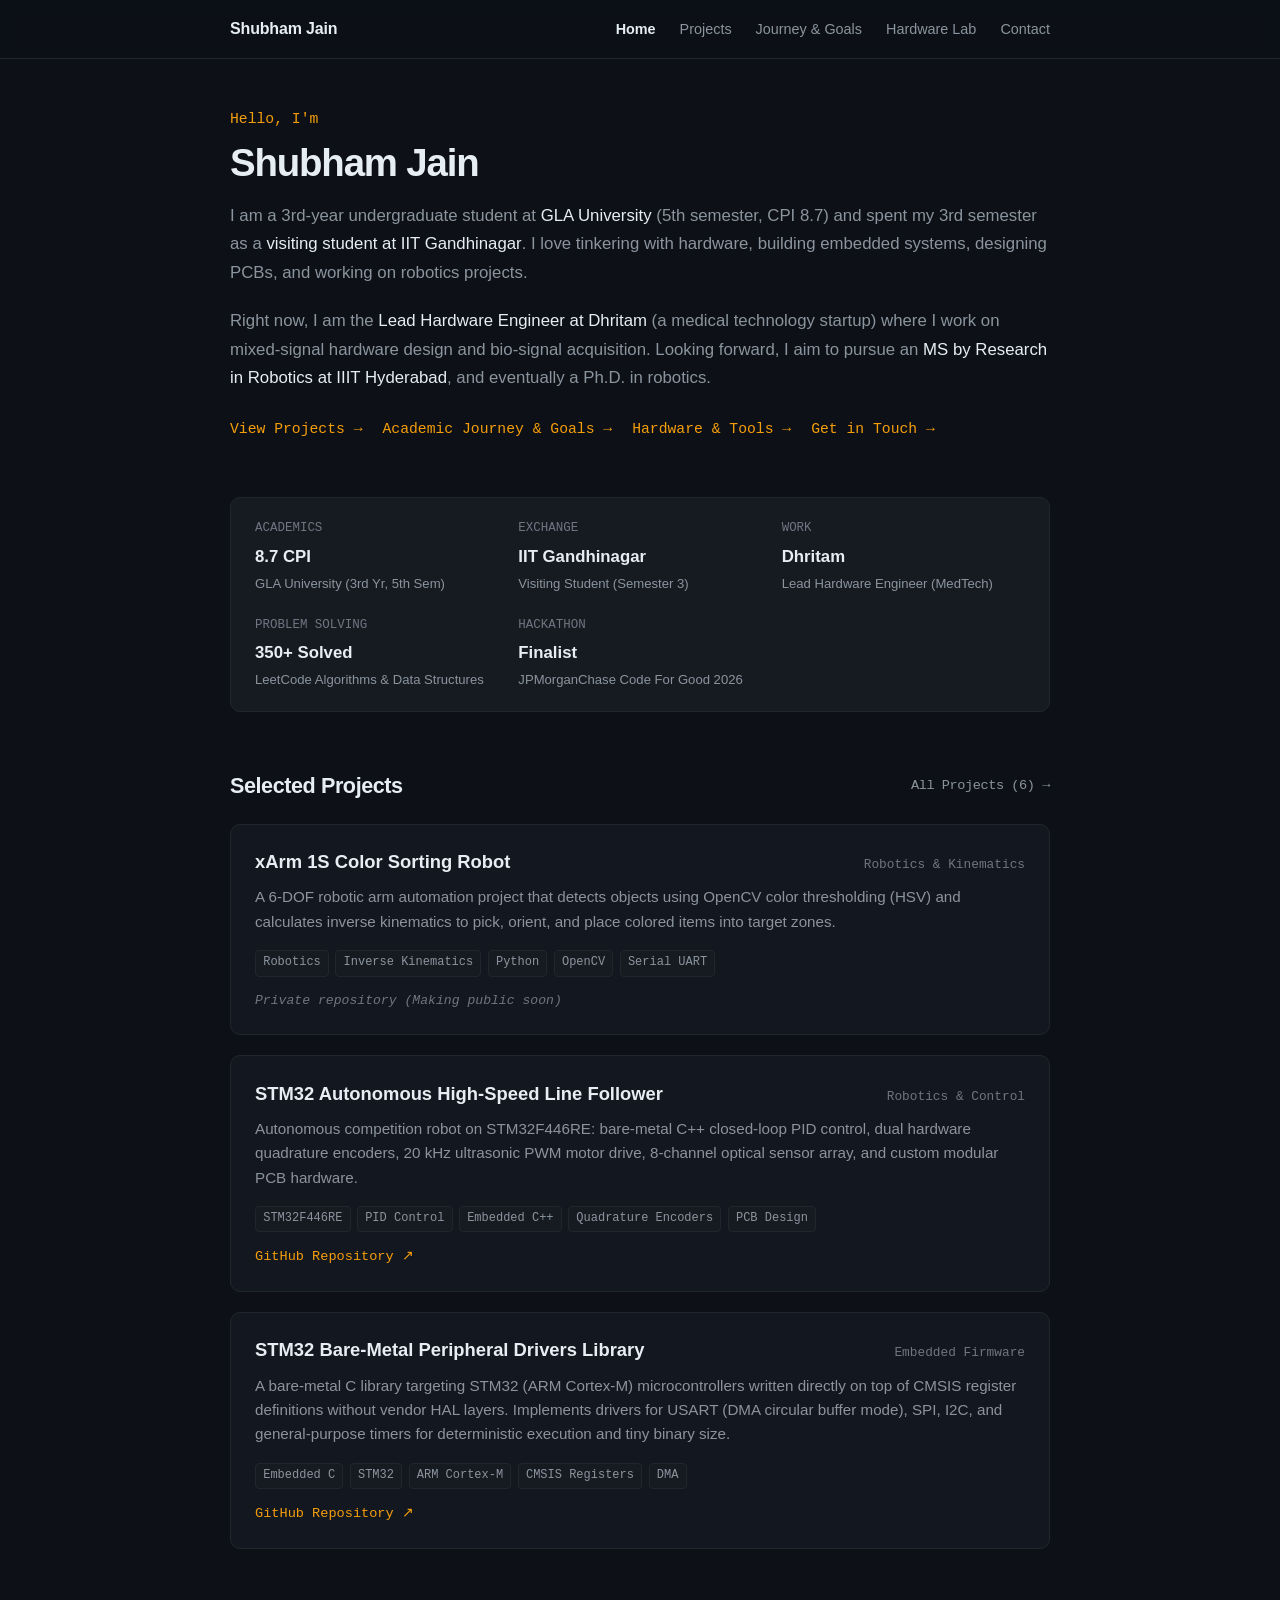
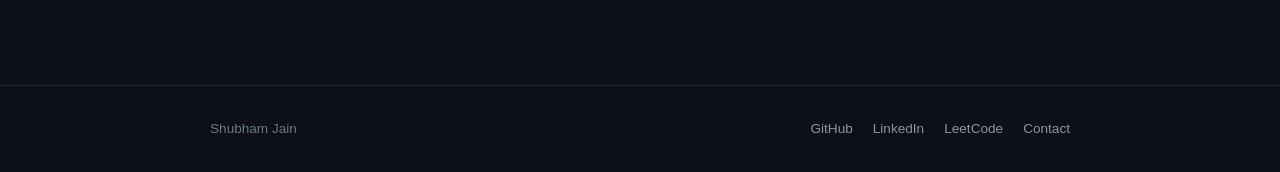
<file: index.html>
<!DOCTYPE html>
<html lang="en">
<head>
  <meta charset="UTF-8">
  <meta name="viewport" content="width=device-width, initial-scale=1.0">
  <meta name="description" content="Shubham Jain — Hardware Engineering, Embedded Systems, and Robotics.">
  <title>Shubham Jain</title>
  <link rel="stylesheet" href="style.css">
</head>
<body>

  <!-- Navigation -->
  <header class="navbar">
    <div class="nav-container">
      <a href="index.html" class="nav-brand">Shubham Jain</a>

      <button class="menu-btn" id="mobileMenuBtn" aria-label="Toggle navigation menu">
        <svg width="20" height="20" viewBox="0 0 24 24" fill="none" stroke="currentColor" stroke-width="2"><line x1="3" y1="12" x2="21" y2="12"></line><line x1="3" y1="6" x2="21" y2="6"></line><line x1="3" y1="18" x2="21" y2="18"></line></svg>
      </button>

      <ul class="nav-links" id="navLinks">
        <li><a href="index.html" class="nav-link active">Home</a></li>
        <li><a href="projects.html" class="nav-link">Projects</a></li>
        <li><a href="research.html" class="nav-link">Journey & Goals</a></li>
        <li><a href="hardware.html" class="nav-link">Hardware Lab</a></li>
        <li><a href="contact.html" class="nav-link">Contact</a></li>
      </ul>
    </div>
  </header>

  <!-- Main Content -->
  <main class="main-content">
    
    <!-- Hero Section -->
    <section class="hero">
      <div class="hero-intro">Hello, I'm</div>
      <h1 class="hero-name">Shubham Jain</h1>
      <p class="hero-text">
        I am a 3rd-year undergraduate student at <strong>GLA University</strong> (5th semester, CPI 8.7) and spent my 3rd semester as a <strong>visiting student at IIT Gandhinagar</strong>. 
        I love tinkering with hardware, building embedded systems, designing PCBs, and working on robotics projects.
      </p>
      <p class="hero-text">
        Right now, I am the <strong>Lead Hardware Engineer at Dhritam</strong> (a medical technology startup) where I work on mixed-signal hardware design and bio-signal acquisition. 
        Looking forward, I aim to pursue an <strong>MS by Research in Robotics at IIIT Hyderabad</strong>, and eventually a Ph.D. in robotics.
      </p>
      
      <div class="hero-links">
        <a href="projects.html" class="hero-link">View Projects →</a>
        <a href="research.html" class="hero-link">Academic Journey & Goals →</a>
        <a href="hardware.html" class="hero-link">Hardware & Tools →</a>
        <a href="contact.html" class="hero-link">Get in Touch →</a>
      </div>
    </section>

    <!-- Key Highlights -->
    <div class="highlights-box">
      <div class="highlight-item">
        <div class="highlight-label">Academics</div>
        <div class="highlight-value">8.7 CPI</div>
        <div class="highlight-note">GLA University (3rd Yr, 5th Sem)</div>
      </div>

      <div class="highlight-item">
        <div class="highlight-label">Exchange</div>
        <div class="highlight-value">IIT Gandhinagar</div>
        <div class="highlight-note">Visiting Student (Semester 3)</div>
      </div>

      <div class="highlight-item">
        <div class="highlight-label">Work</div>
        <div class="highlight-value">Dhritam</div>
        <div class="highlight-note">Lead Hardware Engineer (MedTech)</div>
      </div>

      <div class="highlight-item">
        <div class="highlight-label">Problem Solving</div>
        <div class="highlight-value">350+ Solved</div>
        <div class="highlight-note">LeetCode Algorithms & Data Structures</div>
      </div>

      <div class="highlight-item">
        <div class="highlight-label">Hackathon</div>
        <div class="highlight-value">Finalist</div>
        <div class="highlight-note">JPMorganChase Code For Good 2026</div>
      </div>
    </div>

    <!-- Featured Projects -->
    <section class="section">
      <div class="section-title">
        <span>Selected Projects</span>
        <a href="projects.html">All Projects (6) →</a>
      </div>

      <div class="projects-list">
        
        <!-- Project 1: xArm 1S -->
        <article class="project-item">
          <div class="project-header">
            <h3 class="project-title">xArm 1S Color Sorting Robot</h3>
            <span class="project-meta-label">Robotics & Kinematics</span>
          </div>
          <p class="project-description">
            A 6-DOF robotic arm automation project that detects objects using OpenCV color thresholding (HSV) and calculates inverse kinematics to pick, orient, and place colored items into target zones.
          </p>
          <div class="project-tags">
            <span class="tag">Robotics</span>
            <span class="tag">Inverse Kinematics</span>
            <span class="tag">Python</span>
            <span class="tag">OpenCV</span>
            <span class="tag">Serial UART</span>
          </div>
          <div class="project-actions">
            <span class="confidential-notice">Private repository (Making public soon)</span>
          </div>
        </article>

        <!-- Project 2: STM32 Line Follower -->
        <article class="project-item">
          <div class="project-header">
            <h3 class="project-title">STM32 Autonomous High-Speed Line Follower</h3>
            <span class="project-meta-label">Robotics & Control</span>
          </div>
          <p class="project-description">
            Autonomous competition robot on STM32F446RE: bare-metal C++ closed-loop PID control, dual hardware quadrature encoders, 20 kHz ultrasonic PWM motor drive, 8-channel optical sensor array, and custom modular PCB hardware.
          </p>
          <div class="project-tags">
            <span class="tag">STM32F446RE</span>
            <span class="tag">PID Control</span>
            <span class="tag">Embedded C++</span>
            <span class="tag">Quadrature Encoders</span>
            <span class="tag">PCB Design</span>
          </div>
          <div class="project-actions">
            <a href="https://github.com/ShubhamJain17r/STM32-Line-Follower-Robot" target="_blank" rel="noopener noreferrer">
              GitHub Repository ↗
            </a>
          </div>
        </article>

        <!-- Project 3: STM32 Library -->
        <article class="project-item">
          <div class="project-header">
            <h3 class="project-title">STM32 Bare-Metal Peripheral Drivers Library</h3>
            <span class="project-meta-label">Embedded Firmware</span>
          </div>
          <p class="project-description">
            A bare-metal C library targeting STM32 (ARM Cortex-M) microcontrollers written directly on top of CMSIS register definitions without vendor HAL layers. Implements drivers for USART (DMA circular buffer mode), SPI, I2C, and general-purpose timers for deterministic execution and tiny binary size.
          </p>
          <div class="project-tags">
            <span class="tag">Embedded C</span>
            <span class="tag">STM32</span>
            <span class="tag">ARM Cortex-M</span>
            <span class="tag">CMSIS Registers</span>
            <span class="tag">DMA</span>
          </div>
          <div class="project-actions">
            <a href="https://github.com/ShubhamJain17r/STM32-Library" target="_blank" rel="noopener noreferrer">
              GitHub Repository ↗
            </a>
          </div>
        </article>

      </div>
    </section>

  </main>

  <!-- Footer -->
  <footer class="footer">
    <div class="footer-container">
      <div>Shubham Jain</div>
      <ul class="footer-links">
        <li><a href="https://github.com/ShubhamJain17r" target="_blank" rel="noopener noreferrer">GitHub</a></li>
        <li><a href="https://www.linkedin.com/in/shubham-jain-017x/" target="_blank" rel="noopener noreferrer">LinkedIn</a></li>
        <li><a href="https://leetcode.com/u/Shubham_jain_017x/" target="_blank" rel="noopener noreferrer">LeetCode</a></li>
        <li><a href="contact.html">Contact</a></li>
      </ul>
    </div>
  </footer>

  <script>
    const menuBtn = document.getElementById('mobileMenuBtn');
    const navLinks = document.getElementById('navLinks');
    if (menuBtn && navLinks) {
      menuBtn.addEventListener('click', () => {
        navLinks.classList.toggle('open');
      });
    }
  </script>
</body>
</html>
</file>
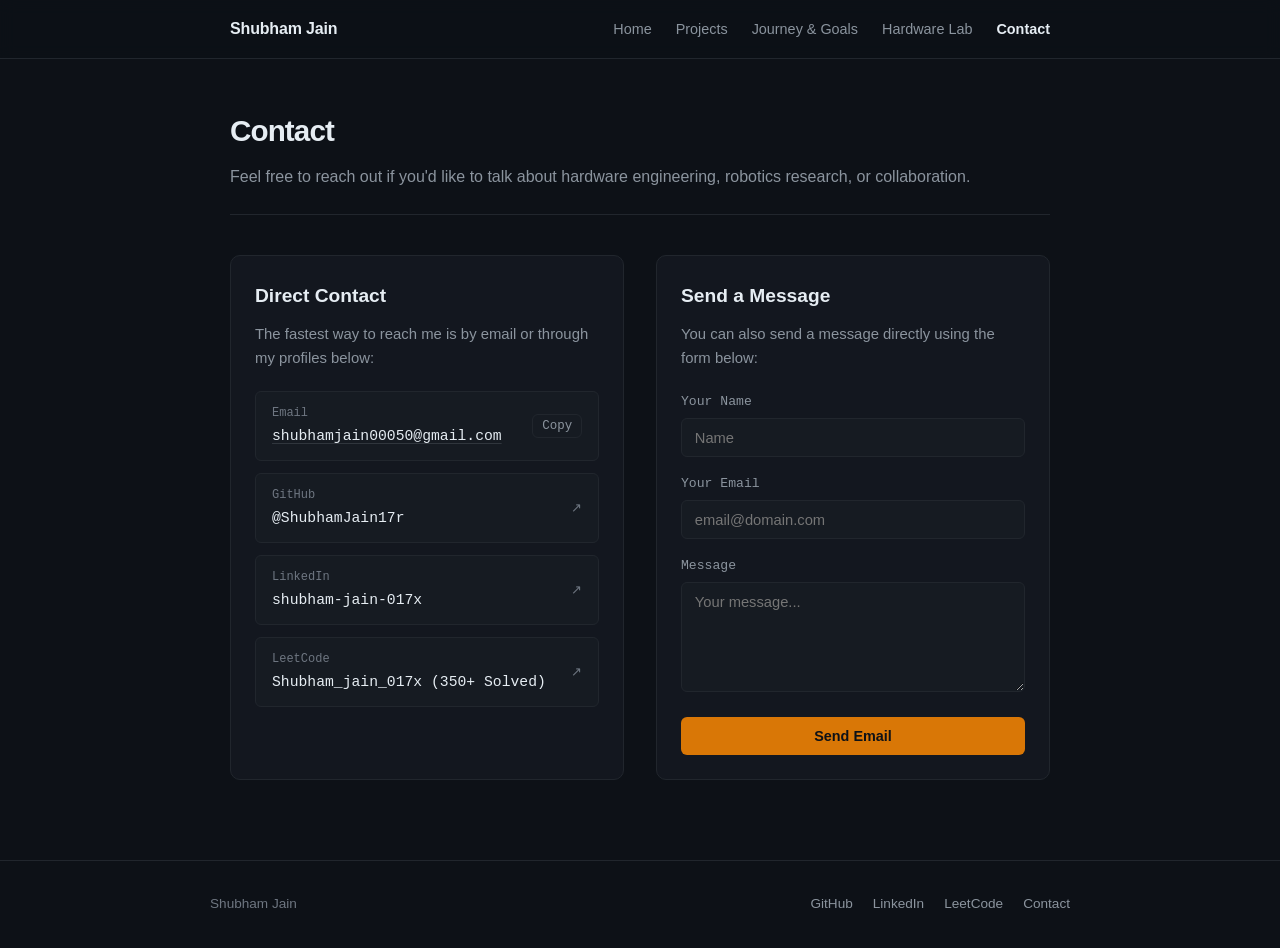
<file: contact.html>
<!DOCTYPE html>
<html lang="en">
<head>
  <meta charset="UTF-8">
  <meta name="viewport" content="width=device-width, initial-scale=1.0">
  <meta name="description" content="Contact Shubham Jain — Hardware & Robotics.">
  <title>Contact — Shubham Jain</title>
  <link rel="stylesheet" href="style.css">
</head>
<body>

  <!-- Navigation -->
  <header class="navbar">
    <div class="nav-container">
      <a href="index.html" class="nav-brand">Shubham Jain</a>

      <button class="menu-btn" id="mobileMenuBtn" aria-label="Toggle navigation menu">
        <svg width="20" height="20" viewBox="0 0 24 24" fill="none" stroke="currentColor" stroke-width="2"><line x1="3" y1="12" x2="21" y2="12"></line><line x1="3" y1="6" x2="21" y2="6"></line><line x1="3" y1="18" x2="21" y2="18"></line></svg>
      </button>

      <ul class="nav-links" id="navLinks">
        <li><a href="index.html" class="nav-link">Home</a></li>
        <li><a href="projects.html" class="nav-link">Projects</a></li>
        <li><a href="research.html" class="nav-link">Journey & Goals</a></li>
        <li><a href="hardware.html" class="nav-link">Hardware Lab</a></li>
        <li><a href="contact.html" class="nav-link active">Contact</a></li>
      </ul>
    </div>
  </header>

  <!-- Main Content -->
  <main class="main-content">
    
    <div class="page-header">
      <h1 class="page-title">Contact</h1>
      <p class="page-subtitle">
        Feel free to reach out if you'd like to talk about hardware engineering, robotics research, or collaboration.
      </p>
    </div>

    <div class="contact-layout">
      
      <!-- Direct Links -->
      <div class="contact-box">
        <h2>Direct Contact</h2>
        <p>The fastest way to reach me is by email or through my profiles below:</p>

        <div class="contact-links-list">
          
          <!-- Email Row with Copy Button -->
          <div class="contact-row">
            <div class="contact-row-left">
              <span class="contact-row-label">Email</span>
              <a href="mailto:shubhamjain00050@gmail.com" class="contact-row-val" id="emailValText">shubhamjain00050@gmail.com</a>
            </div>
            <button class="btn-copy" id="copyEmailBtn" type="button">Copy</button>
          </div>

          <!-- GitHub Row -->
          <a href="https://github.com/ShubhamJain17r" target="_blank" rel="noopener noreferrer" class="contact-row">
            <div class="contact-row-left">
              <span class="contact-row-label">GitHub</span>
              <span class="contact-row-val">@ShubhamJain17r</span>
            </div>
            <span style="font-family: var(--font-mono); font-size: 0.8rem; color: var(--text-dim);">↗</span>
          </a>

          <!-- LinkedIn Row -->
          <a href="https://www.linkedin.com/in/shubham-jain-017x/" target="_blank" rel="noopener noreferrer" class="contact-row">
            <div class="contact-row-left">
              <span class="contact-row-label">LinkedIn</span>
              <span class="contact-row-val">shubham-jain-017x</span>
            </div>
            <span style="font-family: var(--font-mono); font-size: 0.8rem; color: var(--text-dim);">↗</span>
          </a>

          <!-- LeetCode Row -->
          <a href="https://leetcode.com/u/Shubham_jain_017x/" target="_blank" rel="noopener noreferrer" class="contact-row">
            <div class="contact-row-left">
              <span class="contact-row-label">LeetCode</span>
              <span class="contact-row-val">Shubham_jain_017x (350+ Solved)</span>
            </div>
            <span style="font-family: var(--font-mono); font-size: 0.8rem; color: var(--text-dim);">↗</span>
          </a>

        </div>
      </div>

      <!-- Quick Message Form -->
      <div class="contact-box">
        <h2>Send a Message</h2>
        <p>You can also send a message directly using the form below:</p>

        <form id="contactForm">
          <div class="form-field">
            <label for="formName">Your Name</label>
            <input type="text" id="formName" placeholder="Name" required>
          </div>

          <div class="form-field">
            <label for="formEmail">Your Email</label>
            <input type="email" id="formEmail" placeholder="email@domain.com" required>
          </div>

          <div class="form-field">
            <label for="formMessage">Message</label>
            <textarea id="formMessage" placeholder="Your message..." required></textarea>
          </div>

          <button type="submit" class="btn-submit">Send Email</button>
          <div class="form-status" id="formStatus"></div>
        </form>
      </div>

    </div>

  </main>

  <!-- Footer -->
  <footer class="footer">
    <div class="footer-container">
      <div>Shubham Jain</div>
      <ul class="footer-links">
        <li><a href="https://github.com/ShubhamJain17r" target="_blank" rel="noopener noreferrer">GitHub</a></li>
        <li><a href="https://www.linkedin.com/in/shubham-jain-017x/" target="_blank" rel="noopener noreferrer">LinkedIn</a></li>
        <li><a href="https://leetcode.com/u/Shubham_jain_017x/" target="_blank" rel="noopener noreferrer">LeetCode</a></li>
        <li><a href="contact.html">Contact</a></li>
      </ul>
    </div>
  </footer>

  <script>
    // Mobile navigation toggle
    const menuBtn = document.getElementById('mobileMenuBtn');
    const navLinks = document.getElementById('navLinks');
    if (menuBtn && navLinks) {
      menuBtn.addEventListener('click', () => {
        navLinks.classList.toggle('open');
      });
    }

    // 1-Click Copy Email
    const copyBtn = document.getElementById('copyEmailBtn');
    if (copyBtn) {
      copyBtn.addEventListener('click', async () => {
        try {
          await navigator.clipboard.writeText('shubhamjain00050@gmail.com');
          copyBtn.textContent = 'Copied!';
          setTimeout(() => { copyBtn.textContent = 'Copy'; }, 2000);
        } catch (err) {
          copyBtn.textContent = 'Failed';
          setTimeout(() => { copyBtn.textContent = 'Copy'; }, 2000);
        }
      });
    }

    // Direct mailto Form Trigger
    const form = document.getElementById('contactForm');
    const statusDiv = document.getElementById('formStatus');
    if (form) {
      form.addEventListener('submit', (e) => {
        e.preventDefault();
        const name = document.getElementById('formName').value.trim();
        const email = document.getElementById('formEmail').value.trim();
        const msg = document.getElementById('formMessage').value.trim();
        
        const subject = encodeURIComponent(`Portfolio Inquiry from ${name}`);
        const body = encodeURIComponent(`Name: ${name}\nEmail: ${email}\n\nMessage:\n${msg}`);
        
        window.location.href = `mailto:shubhamjain00050@gmail.com?subject=${subject}&body=${body}`;
        
        if (statusDiv) {
          statusDiv.textContent = 'Opening your email client...';
          statusDiv.style.color = 'var(--accent)';
          statusDiv.style.display = 'block';
        }
      });
    }
  </script>
</body>
</html>
</file>
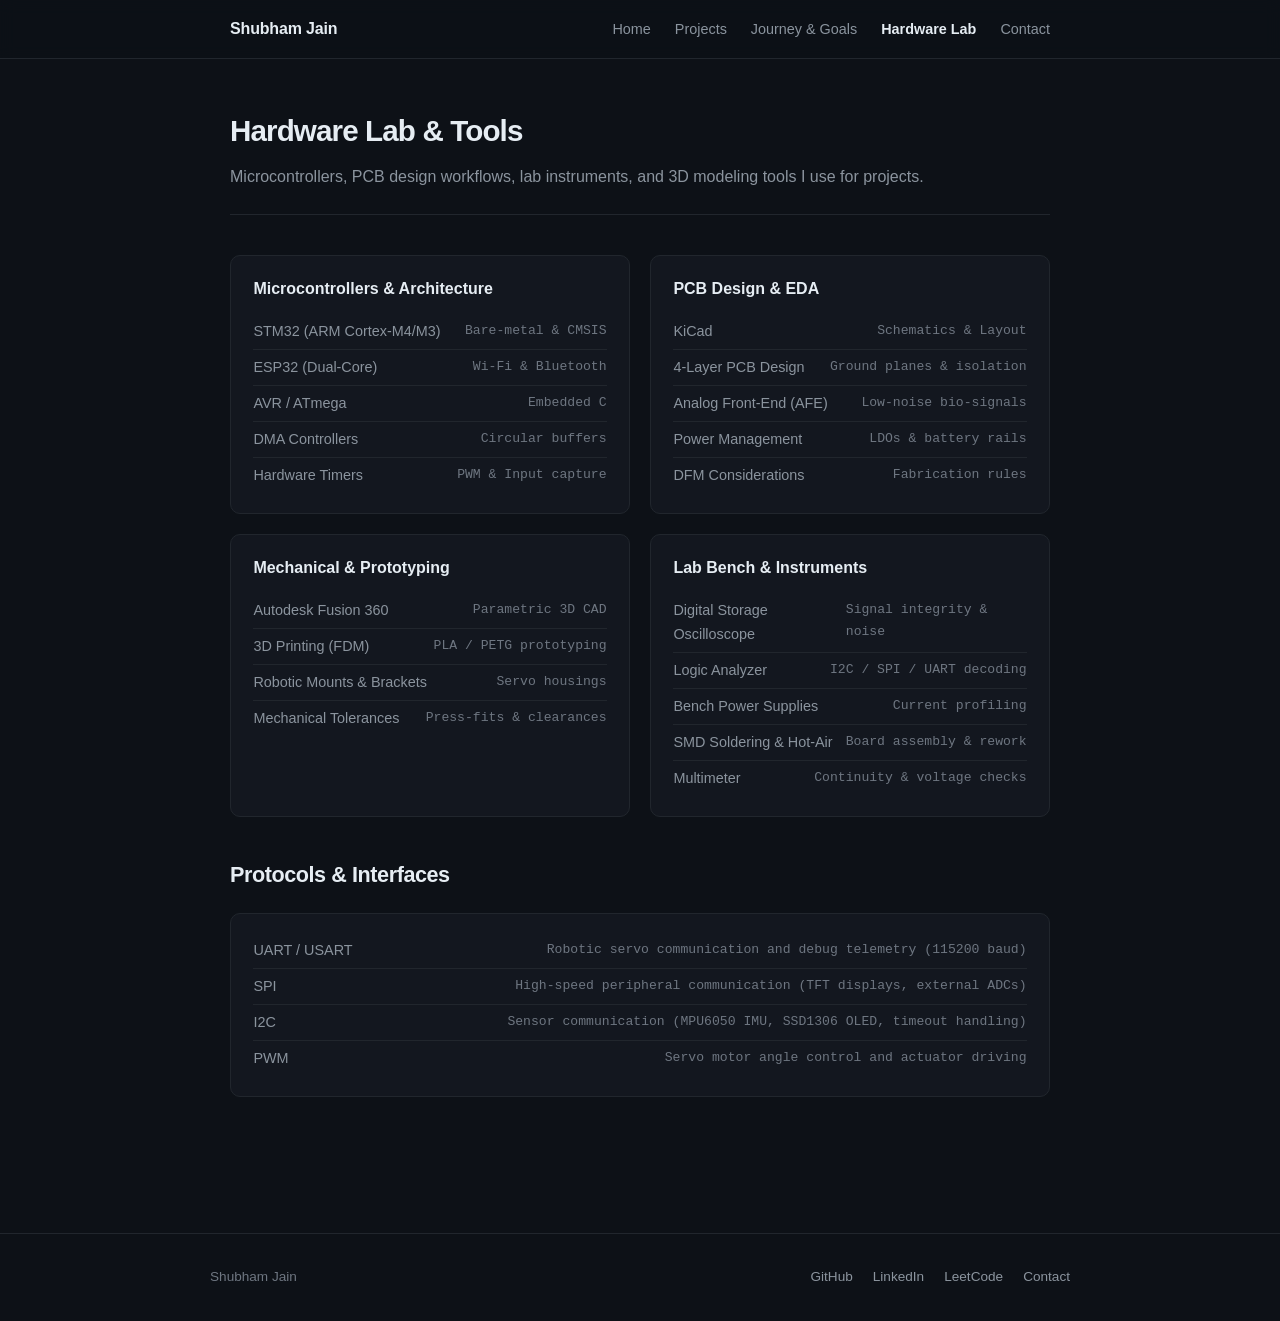
<file: hardware.html>
<!DOCTYPE html>
<html lang="en">
<head>
  <meta charset="UTF-8">
  <meta name="viewport" content="width=device-width, initial-scale=1.0">
  <meta name="description" content="Hardware tools, microcontrollers, and instruments used by Shubham Jain.">
  <title>Hardware Lab — Shubham Jain</title>
  <link rel="stylesheet" href="style.css">
</head>
<body>

  <!-- Navigation -->
  <header class="navbar">
    <div class="nav-container">
      <a href="index.html" class="nav-brand">Shubham Jain</a>

      <button class="menu-btn" id="mobileMenuBtn" aria-label="Toggle navigation menu">
        <svg width="20" height="20" viewBox="0 0 24 24" fill="none" stroke="currentColor" stroke-width="2"><line x1="3" y1="12" x2="21" y2="12"></line><line x1="3" y1="6" x2="21" y2="6"></line><line x1="3" y1="18" x2="21" y2="18"></line></svg>
      </button>

      <ul class="nav-links" id="navLinks">
        <li><a href="index.html" class="nav-link">Home</a></li>
        <li><a href="projects.html" class="nav-link">Projects</a></li>
        <li><a href="research.html" class="nav-link">Journey & Goals</a></li>
        <li><a href="hardware.html" class="nav-link active">Hardware Lab</a></li>
        <li><a href="contact.html" class="nav-link">Contact</a></li>
      </ul>
    </div>
  </header>

  <!-- Main Content -->
  <main class="main-content">
    
    <div class="page-header">
      <h1 class="page-title">Hardware Lab & Tools</h1>
      <p class="page-subtitle">
        Microcontrollers, PCB design workflows, lab instruments, and 3D modeling tools I use for projects.
      </p>
    </div>

    <div class="grid-2">
      
      <!-- MCUs -->
      <div class="info-card">
        <div class="info-card-title">Microcontrollers & Architecture</div>
        <ul>
          <li><span>STM32 (ARM Cortex-M4/M3)</span> <span>Bare-metal & CMSIS</span></li>
          <li><span>ESP32 (Dual-Core)</span> <span>Wi-Fi & Bluetooth</span></li>
          <li><span>AVR / ATmega</span> <span>Embedded C</span></li>
          <li><span>DMA Controllers</span> <span>Circular buffers</span></li>
          <li><span>Hardware Timers</span> <span>PWM & Input capture</span></li>
        </ul>
      </div>

      <!-- PCB -->
      <div class="info-card">
        <div class="info-card-title">PCB Design & EDA</div>
        <ul>
          <li><span>KiCad</span> <span>Schematics & Layout</span></li>
          <li><span>4-Layer PCB Design</span> <span>Ground planes & isolation</span></li>
          <li><span>Analog Front-End (AFE)</span> <span>Low-noise bio-signals</span></li>
          <li><span>Power Management</span> <span>LDOs & battery rails</span></li>
          <li><span>DFM Considerations</span> <span>Fabrication rules</span></li>
        </ul>
      </div>

      <!-- Mechanical & 3D -->
      <div class="info-card">
        <div class="info-card-title">Mechanical & Prototyping</div>
        <ul>
          <li><span>Autodesk Fusion 360</span> <span>Parametric 3D CAD</span></li>
          <li><span>3D Printing (FDM)</span> <span>PLA / PETG prototyping</span></li>
          <li><span>Robotic Mounts & Brackets</span> <span>Servo housings</span></li>
          <li><span>Mechanical Tolerances</span> <span>Press-fits & clearances</span></li>
        </ul>
      </div>

      <!-- Lab Equipment -->
      <div class="info-card">
        <div class="info-card-title">Lab Bench & Instruments</div>
        <ul>
          <li><span>Digital Storage Oscilloscope</span> <span>Signal integrity & noise</span></li>
          <li><span>Logic Analyzer</span> <span>I2C / SPI / UART decoding</span></li>
          <li><span>Bench Power Supplies</span> <span>Current profiling</span></li>
          <li><span>SMD Soldering & Hot-Air</span> <span>Board assembly & rework</span></li>
          <li><span>Multimeter</span> <span>Continuity & voltage checks</span></li>
        </ul>
      </div>

    </div>

    <!-- Communication Protocols -->
    <section class="section" style="margin-top: 2.5rem;">
      <div class="section-title">Protocols & Interfaces</div>
      <div class="info-card">
        <ul>
          <li><span>UART / USART</span> <span>Robotic servo communication and debug telemetry (115200 baud)</span></li>
          <li><span>SPI</span> <span>High-speed peripheral communication (TFT displays, external ADCs)</span></li>
          <li><span>I2C</span> <span>Sensor communication (MPU6050 IMU, SSD1306 OLED, timeout handling)</span></li>
          <li><span>PWM</span> <span>Servo motor angle control and actuator driving</span></li>
        </ul>
      </div>
    </section>

  </main>

  <!-- Footer -->
  <footer class="footer">
    <div class="footer-container">
      <div>Shubham Jain</div>
      <ul class="footer-links">
        <li><a href="https://github.com/ShubhamJain17r" target="_blank" rel="noopener noreferrer">GitHub</a></li>
        <li><a href="https://www.linkedin.com/in/shubham-jain-017x/" target="_blank" rel="noopener noreferrer">LinkedIn</a></li>
        <li><a href="https://leetcode.com/u/Shubham_jain_017x/" target="_blank" rel="noopener noreferrer">LeetCode</a></li>
        <li><a href="contact.html">Contact</a></li>
      </ul>
    </div>
  </footer>

  <script>
    const menuBtn = document.getElementById('mobileMenuBtn');
    const navLinks = document.getElementById('navLinks');
    if (menuBtn && navLinks) {
      menuBtn.addEventListener('click', () => {
        navLinks.classList.toggle('open');
      });
    }
  </script>
</body>
</html>
</file>
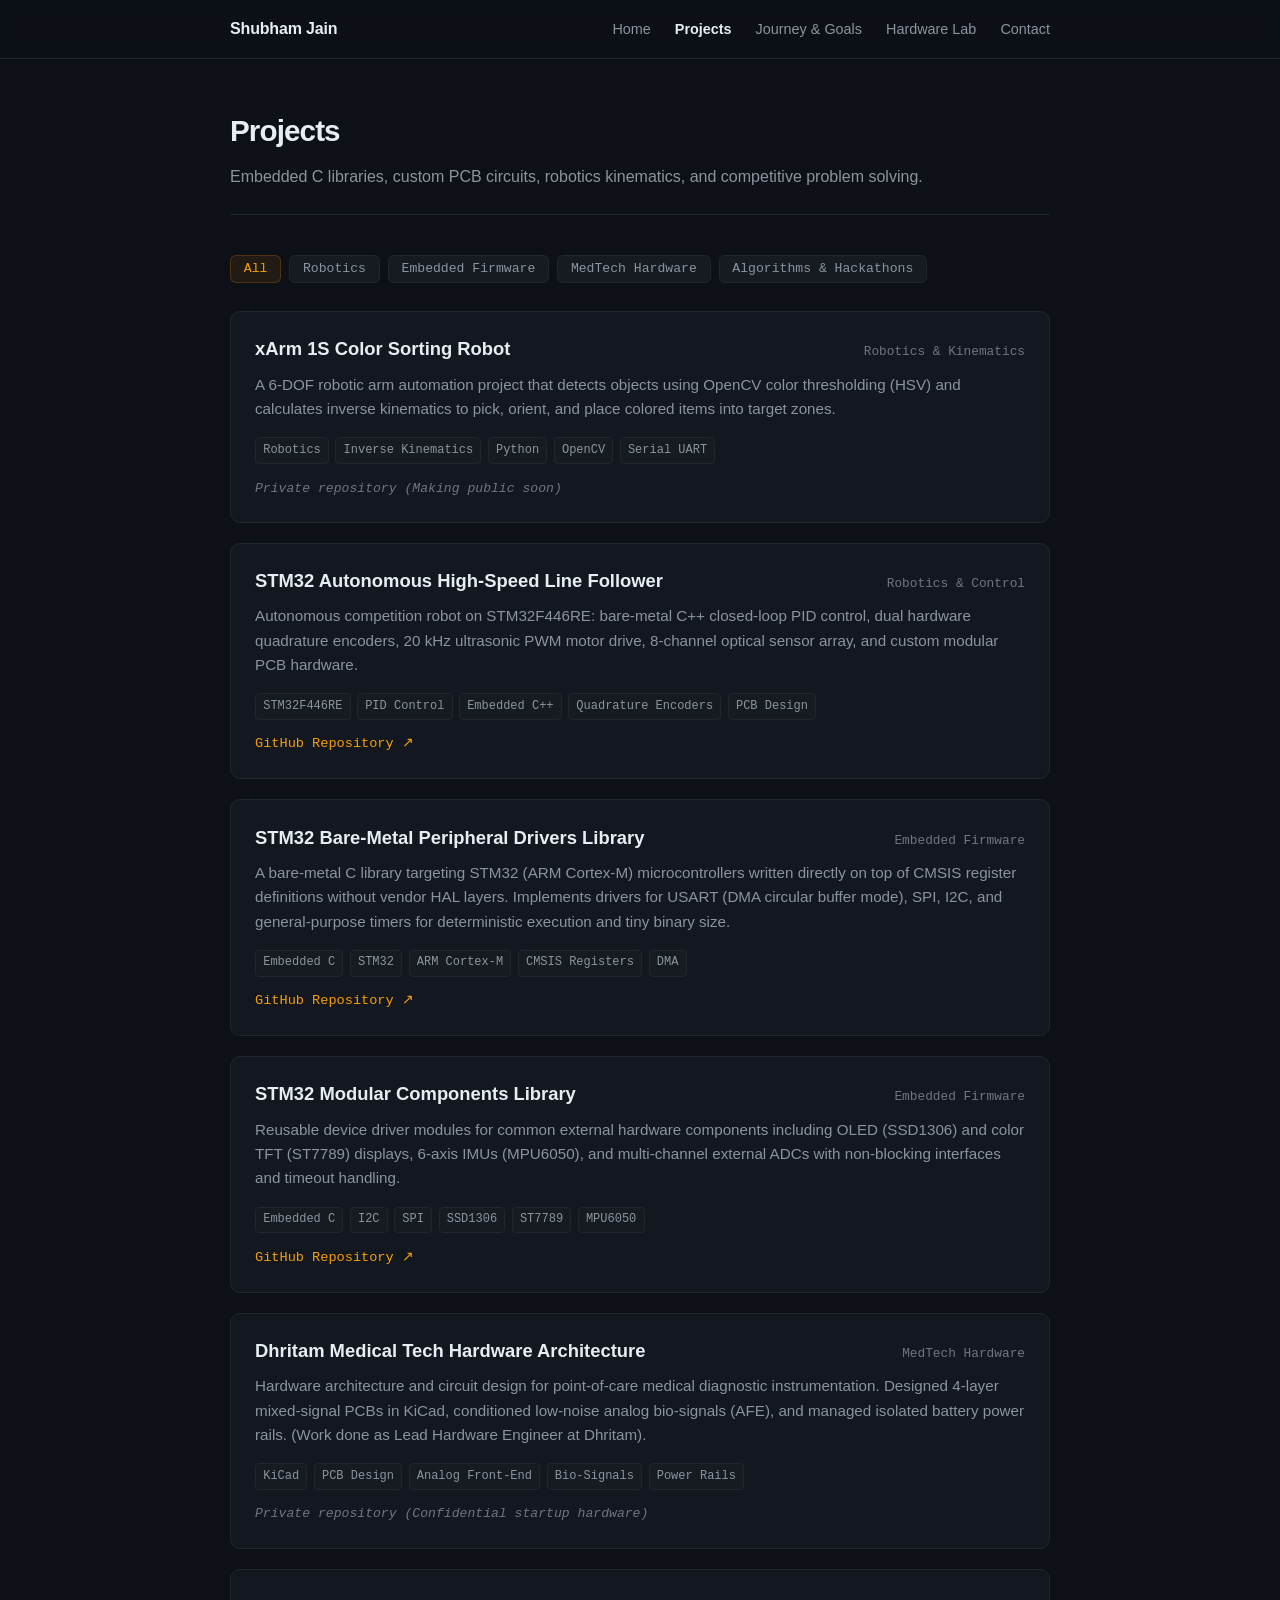
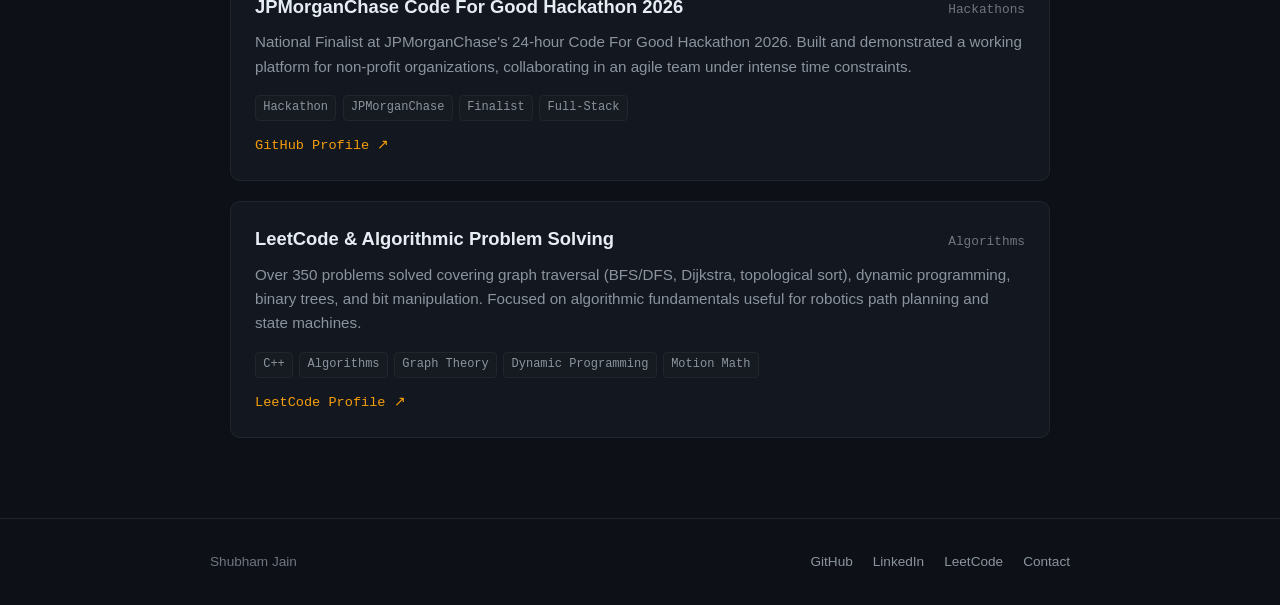
<file: projects.html>
<!DOCTYPE html>
<html lang="en">
<head>
  <meta charset="UTF-8">
  <meta name="viewport" content="width=device-width, initial-scale=1.0">
  <meta name="description" content="Projects by Shubham Jain — Robotics, Embedded C, STM32, and PCB design.">
  <title>Projects — Shubham Jain</title>
  <link rel="stylesheet" href="style.css">
</head>
<body>

  <!-- Navigation -->
  <header class="navbar">
    <div class="nav-container">
      <a href="index.html" class="nav-brand">Shubham Jain</a>

      <button class="menu-btn" id="mobileMenuBtn" aria-label="Toggle navigation menu">
        <svg width="20" height="20" viewBox="0 0 24 24" fill="none" stroke="currentColor" stroke-width="2"><line x1="3" y1="12" x2="21" y2="12"></line><line x1="3" y1="6" x2="21" y2="6"></line><line x1="3" y1="18" x2="21" y2="18"></line></svg>
      </button>

      <ul class="nav-links" id="navLinks">
        <li><a href="index.html" class="nav-link">Home</a></li>
        <li><a href="projects.html" class="nav-link active">Projects</a></li>
        <li><a href="research.html" class="nav-link">Journey & Goals</a></li>
        <li><a href="hardware.html" class="nav-link">Hardware Lab</a></li>
        <li><a href="contact.html" class="nav-link">Contact</a></li>
      </ul>
    </div>
  </header>

  <!-- Main Content -->
  <main class="main-content">
    
    <div class="page-header">
      <h1 class="page-title">Projects</h1>
      <p class="page-subtitle">
        Embedded C libraries, custom PCB circuits, robotics kinematics, and competitive problem solving.
      </p>
    </div>

    <!-- Filter Tabs -->
    <div class="filter-tabs">
      <button class="filter-tab active" data-filter="all">All</button>
      <button class="filter-tab" data-filter="robotics">Robotics</button>
      <button class="filter-tab" data-filter="firmware">Embedded Firmware</button>
      <button class="filter-tab" data-filter="medtech">MedTech Hardware</button>
      <button class="filter-tab" data-filter="algorithms">Algorithms & Hackathons</button>
    </div>

    <!-- Projects List (Static HTML) -->
    <div class="projects-list" id="projectsList">
      
      <!-- Project 1: xArm 1S -->
      <article class="project-item" data-domain="robotics">
        <div class="project-header">
          <h3 class="project-title">xArm 1S Color Sorting Robot</h3>
          <span class="project-meta-label">Robotics & Kinematics</span>
        </div>
        <p class="project-description">
          A 6-DOF robotic arm automation project that detects objects using OpenCV color thresholding (HSV) and calculates inverse kinematics to pick, orient, and place colored items into target zones.
        </p>
        <div class="project-tags">
          <span class="tag">Robotics</span>
          <span class="tag">Inverse Kinematics</span>
          <span class="tag">Python</span>
          <span class="tag">OpenCV</span>
          <span class="tag">Serial UART</span>
        </div>
        <div class="project-actions">
          <span class="confidential-notice">Private repository (Making public soon)</span>
        </div>
      </article>

      <!-- Project 2: STM32 Line Follower -->
      <article class="project-item" data-domain="robotics">
        <div class="project-header">
          <h3 class="project-title">STM32 Autonomous High-Speed Line Follower</h3>
          <span class="project-meta-label">Robotics & Control</span>
        </div>
        <p class="project-description">
          Autonomous competition robot on STM32F446RE: bare-metal C++ closed-loop PID control, dual hardware quadrature encoders, 20 kHz ultrasonic PWM motor drive, 8-channel optical sensor array, and custom modular PCB hardware.
        </p>
        <div class="project-tags">
          <span class="tag">STM32F446RE</span>
          <span class="tag">PID Control</span>
          <span class="tag">Embedded C++</span>
          <span class="tag">Quadrature Encoders</span>
          <span class="tag">PCB Design</span>
        </div>
        <div class="project-actions">
          <a href="https://github.com/ShubhamJain17r/STM32-Line-Follower-Robot" target="_blank" rel="noopener noreferrer">
            GitHub Repository ↗
          </a>
        </div>
      </article>

      <!-- Project 3: STM32 Library -->
      <article class="project-item" data-domain="firmware">
        <div class="project-header">
          <h3 class="project-title">STM32 Bare-Metal Peripheral Drivers Library</h3>
          <span class="project-meta-label">Embedded Firmware</span>
        </div>
        <p class="project-description">
          A bare-metal C library targeting STM32 (ARM Cortex-M) microcontrollers written directly on top of CMSIS register definitions without vendor HAL layers. Implements drivers for USART (DMA circular buffer mode), SPI, I2C, and general-purpose timers for deterministic execution and tiny binary size.
        </p>
        <div class="project-tags">
          <span class="tag">Embedded C</span>
          <span class="tag">STM32</span>
          <span class="tag">ARM Cortex-M</span>
          <span class="tag">CMSIS Registers</span>
          <span class="tag">DMA</span>
        </div>
        <div class="project-actions">
          <a href="https://github.com/ShubhamJain17r/STM32-Library" target="_blank" rel="noopener noreferrer">
            GitHub Repository ↗
          </a>
        </div>
      </article>

      <!-- Project 4: STM32 Components -->
      <article class="project-item" data-domain="firmware">
        <div class="project-header">
          <h3 class="project-title">STM32 Modular Components Library</h3>
          <span class="project-meta-label">Embedded Firmware</span>
        </div>
        <p class="project-description">
          Reusable device driver modules for common external hardware components including OLED (SSD1306) and color TFT (ST7789) displays, 6-axis IMUs (MPU6050), and multi-channel external ADCs with non-blocking interfaces and timeout handling.
        </p>
        <div class="project-tags">
          <span class="tag">Embedded C</span>
          <span class="tag">I2C</span>
          <span class="tag">SPI</span>
          <span class="tag">SSD1306</span>
          <span class="tag">ST7789</span>
          <span class="tag">MPU6050</span>
        </div>
        <div class="project-actions">
          <a href="https://github.com/ShubhamJain17r/STM32-Components" target="_blank" rel="noopener noreferrer">
            GitHub Repository ↗
          </a>
        </div>
      </article>

      <!-- Project 5: Dhritam MedTech -->
      <article class="project-item" data-domain="medtech">
        <div class="project-header">
          <h3 class="project-title">Dhritam Medical Tech Hardware Architecture</h3>
          <span class="project-meta-label">MedTech Hardware</span>
        </div>
        <p class="project-description">
          Hardware architecture and circuit design for point-of-care medical diagnostic instrumentation. Designed 4-layer mixed-signal PCBs in KiCad, conditioned low-noise analog bio-signals (AFE), and managed isolated battery power rails. (Work done as Lead Hardware Engineer at Dhritam).
        </p>
        <div class="project-tags">
          <span class="tag">KiCad</span>
          <span class="tag">PCB Design</span>
          <span class="tag">Analog Front-End</span>
          <span class="tag">Bio-Signals</span>
          <span class="tag">Power Rails</span>
        </div>
        <div class="project-actions">
          <span class="confidential-notice">Private repository (Confidential startup hardware)</span>
        </div>
      </article>

      <!-- Project 6: JPMC Hackathon -->
      <article class="project-item" data-domain="algorithms">
        <div class="project-header">
          <h3 class="project-title">JPMorganChase Code For Good Hackathon 2026</h3>
          <span class="project-meta-label">Hackathons</span>
        </div>
        <p class="project-description">
          National Finalist at JPMorganChase's 24-hour Code For Good Hackathon 2026. Built and demonstrated a working platform for non-profit organizations, collaborating in an agile team under intense time constraints.
        </p>
        <div class="project-tags">
          <span class="tag">Hackathon</span>
          <span class="tag">JPMorganChase</span>
          <span class="tag">Finalist</span>
          <span class="tag">Full-Stack</span>
        </div>
        <div class="project-actions">
          <a href="https://github.com/ShubhamJain17r" target="_blank" rel="noopener noreferrer">
            GitHub Profile ↗
          </a>
        </div>
      </article>

      <!-- Project 7: LeetCode -->
      <article class="project-item" data-domain="algorithms">
        <div class="project-header">
          <h3 class="project-title">LeetCode & Algorithmic Problem Solving</h3>
          <span class="project-meta-label">Algorithms</span>
        </div>
        <p class="project-description">
          Over 350 problems solved covering graph traversal (BFS/DFS, Dijkstra, topological sort), dynamic programming, binary trees, and bit manipulation. Focused on algorithmic fundamentals useful for robotics path planning and state machines.
        </p>
        <div class="project-tags">
          <span class="tag">C++</span>
          <span class="tag">Algorithms</span>
          <span class="tag">Graph Theory</span>
          <span class="tag">Dynamic Programming</span>
          <span class="tag">Motion Math</span>
        </div>
        <div class="project-actions">
          <a href="https://leetcode.com/u/Shubham_jain_017x/" target="_blank" rel="noopener noreferrer">
            LeetCode Profile ↗
          </a>
        </div>
      </article>

    </div>

  </main>

  <!-- Footer -->
  <footer class="footer">
    <div class="footer-container">
      <div>Shubham Jain</div>
      <ul class="footer-links">
        <li><a href="https://github.com/ShubhamJain17r" target="_blank" rel="noopener noreferrer">GitHub</a></li>
        <li><a href="https://www.linkedin.com/in/shubham-jain-017x/" target="_blank" rel="noopener noreferrer">LinkedIn</a></li>
        <li><a href="https://leetcode.com/u/Shubham_jain_017x/" target="_blank" rel="noopener noreferrer">LeetCode</a></li>
        <li><a href="contact.html">Contact</a></li>
      </ul>
    </div>
  </footer>

  <script>
    // Mobile navigation toggle
    const menuBtn = document.getElementById('mobileMenuBtn');
    const navLinks = document.getElementById('navLinks');
    if (menuBtn && navLinks) {
      menuBtn.addEventListener('click', () => {
        navLinks.classList.toggle('open');
      });
    }

    // Client-side domain filtering (zero external dependencies)
    const tabs = document.querySelectorAll('.filter-tab');
    const items = document.querySelectorAll('.project-item');

    tabs.forEach(tab => {
      tab.addEventListener('click', () => {
        tabs.forEach(t => t.classList.remove('active'));
        tab.classList.add('active');

        const filter = tab.getAttribute('data-filter');
        items.forEach(item => {
          if (filter === 'all' || item.getAttribute('data-domain') === filter) {
            item.style.display = 'block';
          } else {
            item.style.display = 'none';
          }
        });
      });
    });
  </script>
</body>
</html>
</file>
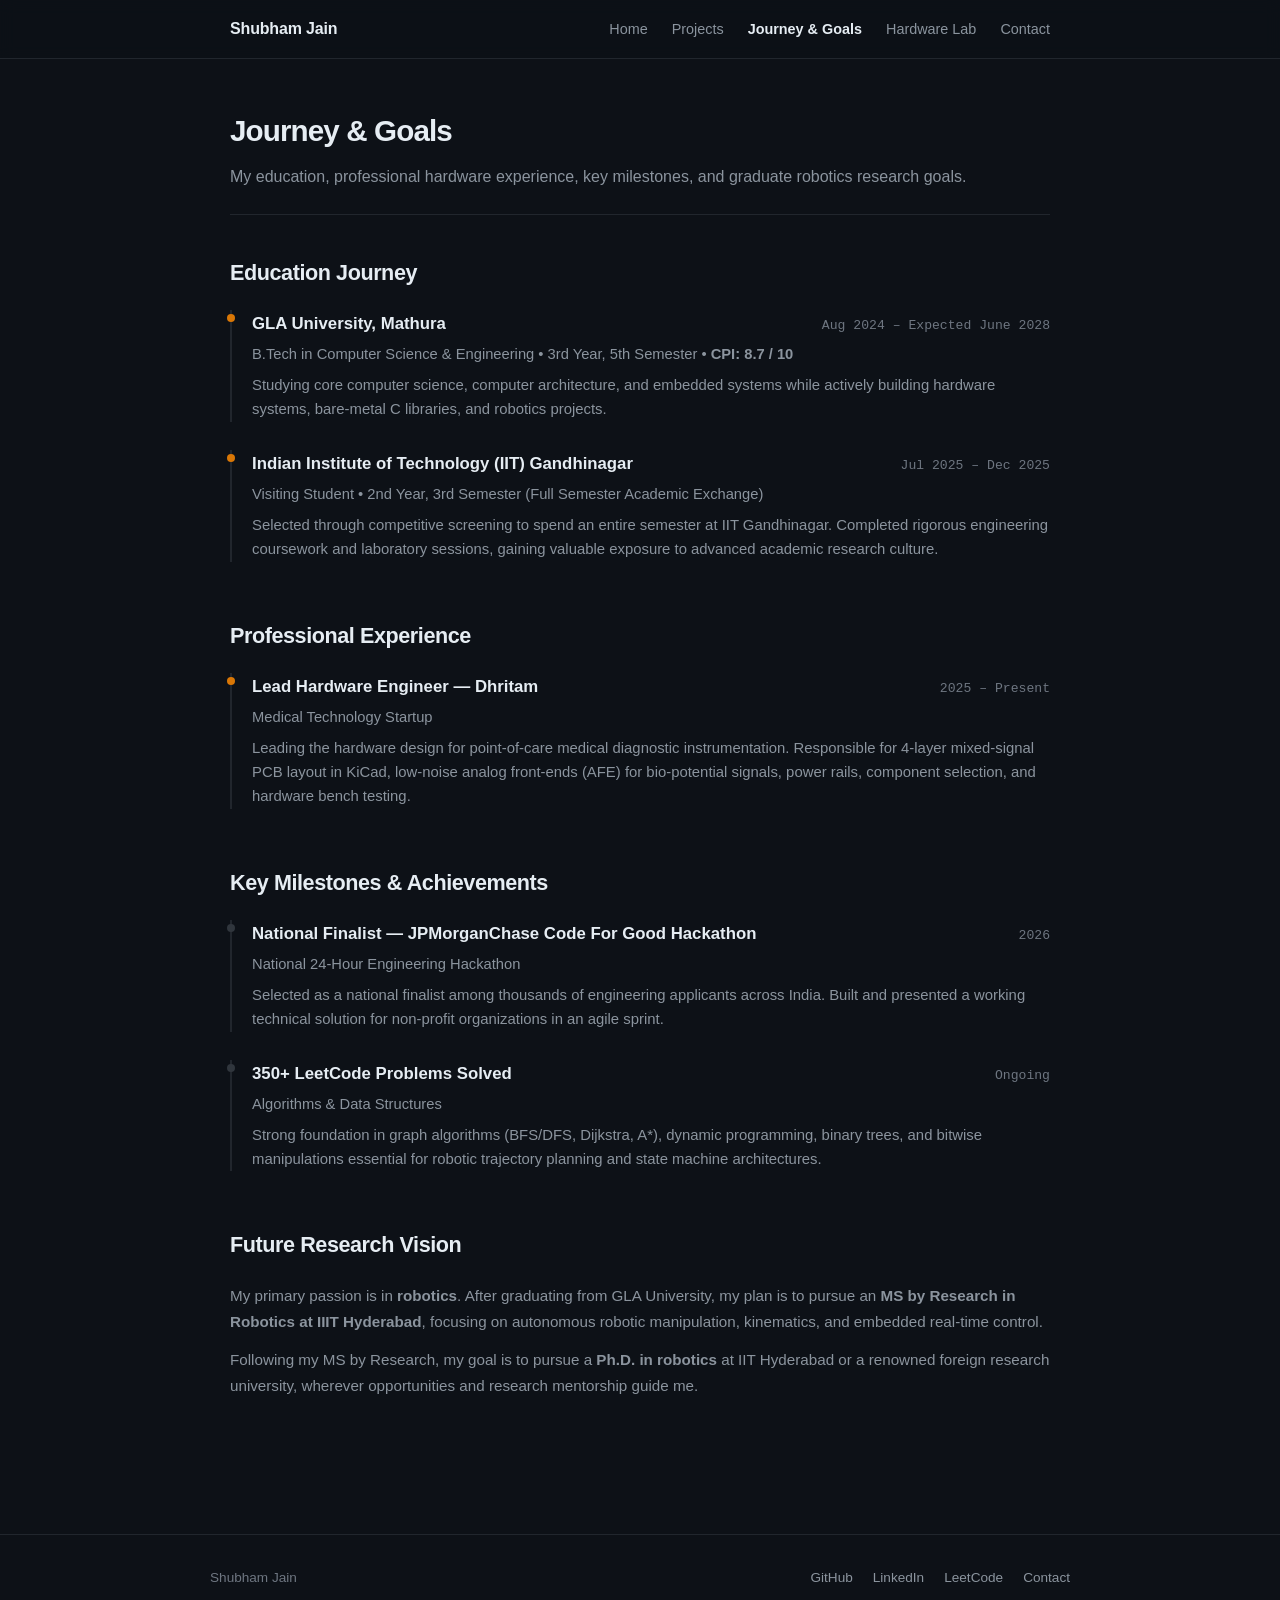
<file: research.html>
<!DOCTYPE html>
<html lang="en">
<head>
  <meta charset="UTF-8">
  <meta name="viewport" content="width=device-width, initial-scale=1.0">
  <meta name="description" content="Academic Journey & Research Goals — Shubham Jain.">
  <title>Journey & Goals — Shubham Jain</title>
  <link rel="stylesheet" href="style.css">
</head>
<body>

  <!-- Navigation -->
  <header class="navbar">
    <div class="nav-container">
      <a href="index.html" class="nav-brand">Shubham Jain</a>

      <button class="menu-btn" id="mobileMenuBtn" aria-label="Toggle navigation menu">
        <svg width="20" height="20" viewBox="0 0 24 24" fill="none" stroke="currentColor" stroke-width="2"><line x1="3" y1="12" x2="21" y2="12"></line><line x1="3" y1="6" x2="21" y2="6"></line><line x1="3" y1="18" x2="21" y2="18"></line></svg>
      </button>

      <ul class="nav-links" id="navLinks">
        <li><a href="index.html" class="nav-link">Home</a></li>
        <li><a href="projects.html" class="nav-link">Projects</a></li>
        <li><a href="research.html" class="nav-link active">Journey & Goals</a></li>
        <li><a href="hardware.html" class="nav-link">Hardware Lab</a></li>
        <li><a href="contact.html" class="nav-link">Contact</a></li>
      </ul>
    </div>
  </header>

  <!-- Main Content -->
  <main class="main-content">
    
    <div class="page-header">
      <h1 class="page-title">Journey & Goals</h1>
      <p class="page-subtitle">
        My education, professional hardware experience, key milestones, and graduate robotics research goals.
      </p>
    </div>

    <!-- Section 1: Education Journey -->
    <section class="section">
      <div class="section-title">Education Journey</div>

      <div class="entry-list">
        
        <!-- GLA University -->
        <div class="entry-item active">
          <div class="entry-header">
            <span class="entry-title">GLA University, Mathura</span>
            <span class="entry-time">Aug 2024 – Expected June 2028</span>
          </div>
          <div class="entry-sub">B.Tech in Computer Science & Engineering • 3rd Year, 5th Semester • <strong>CPI: 8.7 / 10</strong></div>
          <div class="entry-text">
            Studying core computer science, computer architecture, and embedded systems while actively building hardware systems, bare-metal C libraries, and robotics projects.
          </div>
        </div>

        <!-- IIT Gandhinagar Visiting Semester -->
        <div class="entry-item active">
          <div class="entry-header">
            <span class="entry-title">Indian Institute of Technology (IIT) Gandhinagar</span>
            <span class="entry-time">Jul 2025 – Dec 2025</span>
          </div>
          <div class="entry-sub">Visiting Student • 2nd Year, 3rd Semester (Full Semester Academic Exchange)</div>
          <div class="entry-text">
            Selected through competitive screening to spend an entire semester at IIT Gandhinagar. Completed rigorous engineering coursework and laboratory sessions, gaining valuable exposure to advanced academic research culture.
          </div>
        </div>

      </div>
    </section>

    <!-- Section 2: Professional Experience -->
    <section class="section">
      <div class="section-title">Professional Experience</div>

      <div class="entry-list">
        
        <!-- Dhritam -->
        <div class="entry-item active">
          <div class="entry-header">
            <span class="entry-title">Lead Hardware Engineer — Dhritam</span>
            <span class="entry-time">2025 – Present</span>
          </div>
          <div class="entry-sub">Medical Technology Startup</div>
          <div class="entry-text">
            Leading the hardware design for point-of-care medical diagnostic instrumentation. Responsible for 4-layer mixed-signal PCB layout in KiCad, low-noise analog front-ends (AFE) for bio-potential signals, power rails, component selection, and hardware bench testing.
          </div>
        </div>

      </div>
    </section>

    <!-- Section 3: Milestones & Achievements -->
    <section class="section">
      <div class="section-title">Key Milestones & Achievements</div>

      <div class="entry-list">
        
        <!-- JPMorganChase Hackathon -->
        <div class="entry-item">
          <div class="entry-header">
            <span class="entry-title">National Finalist — JPMorganChase Code For Good Hackathon</span>
            <span class="entry-time">2026</span>
          </div>
          <div class="entry-sub">National 24-Hour Engineering Hackathon</div>
          <div class="entry-text">
            Selected as a national finalist among thousands of engineering applicants across India. Built and presented a working technical solution for non-profit organizations in an agile sprint.
          </div>
        </div>

        <!-- LeetCode -->
        <div class="entry-item">
          <div class="entry-header">
            <span class="entry-title">350+ LeetCode Problems Solved</span>
            <span class="entry-time">Ongoing</span>
          </div>
          <div class="entry-sub">Algorithms & Data Structures</div>
          <div class="entry-text">
            Strong foundation in graph algorithms (BFS/DFS, Dijkstra, A*), dynamic programming, binary trees, and bitwise manipulations essential for robotic trajectory planning and state machine architectures.
          </div>
        </div>

      </div>
    </section>

    <!-- Section 4: Future Robotics Research Plan -->
    <section class="section">
      <div class="section-title">Future Research Vision</div>
      <p style="color: var(--text-muted); font-size: 0.95rem; line-height: 1.7; margin-bottom: 0.75rem;">
        My primary passion is in <strong>robotics</strong>. After graduating from GLA University, my plan is to pursue an <strong>MS by Research in Robotics at IIIT Hyderabad</strong>, focusing on autonomous robotic manipulation, kinematics, and embedded real-time control.
      </p>
      <p style="color: var(--text-muted); font-size: 0.95rem; line-height: 1.7;">
        Following my MS by Research, my goal is to pursue a <strong>Ph.D. in robotics</strong> at IIT Hyderabad or a renowned foreign research university, wherever opportunities and research mentorship guide me.
      </p>
    </section>

  </main>

  <!-- Footer -->
  <footer class="footer">
    <div class="footer-container">
      <div>Shubham Jain</div>
      <ul class="footer-links">
        <li><a href="https://github.com/ShubhamJain17r" target="_blank" rel="noopener noreferrer">GitHub</a></li>
        <li><a href="https://www.linkedin.com/in/shubham-jain-017x/" target="_blank" rel="noopener noreferrer">LinkedIn</a></li>
        <li><a href="https://leetcode.com/u/Shubham_jain_017x/" target="_blank" rel="noopener noreferrer">LeetCode</a></li>
        <li><a href="contact.html">Contact</a></li>
      </ul>
    </div>
  </footer>

  <script>
    const menuBtn = document.getElementById('mobileMenuBtn');
    const navLinks = document.getElementById('navLinks');
    if (menuBtn && navLinks) {
      menuBtn.addEventListener('click', () => {
        navLinks.classList.toggle('open');
      });
    }
  </script>
</body>
</html>
</file>
<file: style.css>
/* ==========================================================================
   Shubham Jain — Personal Portfolio
   Clean, human-crafted dark aesthetic for hardware & robotics.
   ========================================================================== */

:root {
  /* Slate & Charcoal Palette */
  --bg-page: #0d1117;
  --bg-surface: #161b22;
  --bg-surface-hover: #1c222b;
  --bg-card: #13171f;
  --bg-card-border: #21262d;
  --border-subtle: #21262d;
  --border-strong: #30363d;

  /* Copper Accent */
  --copper: #d97706;
  --copper-hover: #f59e0b;
  --copper-soft: rgba(217, 119, 6, 0.1);
  --copper-border: rgba(217, 119, 6, 0.25);

  /* Text Colors */
  --text-main: #e6edf3;
  --text-muted: #8b949e;
  --text-dim: #6e7681;
  --text-accent: #f59e0b;

  /* Typography */
  --font-sans: -apple-system, BlinkMacSystemFont, "Segoe UI", Roboto, Helvetica, Arial, sans-serif;
  --font-mono: ui-monospace, SFMono-Regular, "SF Mono", Menlo, Consolas, "Liberation Mono", monospace;

  /* Sizing */
  --container-width: 860px;
  --radius: 6px;
  --radius-lg: 10px;
}

/* --------------------------------------------------------------------------
   Reset & Base Styles
   -------------------------------------------------------------------------- */
* {
  margin: 0;
  padding: 0;
  box-sizing: border-box;
}

html {
  font-family: var(--font-sans);
  background-color: var(--bg-page);
  color: var(--text-main);
  line-height: 1.65;
  -webkit-font-smoothing: antialiased;
}

body {
  min-height: 100vh;
  display: flex;
  flex-direction: column;
  background-color: var(--bg-page);
}

a {
  color: var(--text-main);
  text-decoration: underline;
  text-decoration-color: var(--border-strong);
  text-underline-offset: 3px;
  transition: all 0.15s ease;
}

a:hover {
  color: var(--copper-hover);
  text-decoration-color: var(--copper-hover);
}

code, pre, .mono {
  font-family: var(--font-mono);
  font-size: 0.9em;
}

/* --------------------------------------------------------------------------
   Navigation
   -------------------------------------------------------------------------- */
.navbar {
  position: sticky;
  top: 0;
  z-index: 100;
  background: rgba(13, 17, 23, 0.92);
  backdrop-filter: blur(8px);
  -webkit-backdrop-filter: blur(8px);
  border-bottom: 1px solid var(--border-subtle);
}

.nav-container {
  max-width: var(--container-width);
  margin: 0 auto;
  padding: 1rem 1.25rem;
  display: flex;
  align-items: center;
  justify-content: space-between;
}

.nav-brand {
  font-weight: 600;
  font-size: 1rem;
  color: var(--text-main);
  text-decoration: none;
  letter-spacing: -0.01em;
}

.nav-brand:hover {
  color: var(--copper-hover);
}

.nav-links {
  display: flex;
  align-items: center;
  list-style: none;
  gap: 1.5rem;
}

.nav-link {
  font-size: 0.9rem;
  color: var(--text-muted);
  text-decoration: none;
  transition: color 0.15s ease;
}

.nav-link:hover {
  color: var(--text-main);
}

.nav-link.active {
  color: var(--text-main);
  font-weight: 600;
}

.menu-btn {
  display: none;
  background: transparent;
  border: 1px solid var(--border-subtle);
  color: var(--text-main);
  padding: 0.4rem;
  border-radius: var(--radius);
  cursor: pointer;
}

/* --------------------------------------------------------------------------
   Main Layout
   -------------------------------------------------------------------------- */
.main-content {
  flex: 1;
  max-width: var(--container-width);
  width: 100%;
  margin: 0 auto;
  padding: 3rem 1.25rem 5rem 1.25rem;
}

.page-header {
  margin-bottom: 2.5rem;
  border-bottom: 1px solid var(--border-subtle);
  padding-bottom: 1.5rem;
}

.page-title {
  font-size: 1.85rem;
  font-weight: 700;
  letter-spacing: -0.03em;
  color: var(--text-main);
  margin-bottom: 0.5rem;
}

.page-subtitle {
  color: var(--text-muted);
  font-size: 1rem;
  line-height: 1.6;
}

/* --------------------------------------------------------------------------
   Hero / Home
   -------------------------------------------------------------------------- */
.hero {
  margin-bottom: 3.5rem;
}

.hero-intro {
  font-size: 0.92rem;
  color: var(--copper-hover);
  font-family: var(--font-mono);
  margin-bottom: 0.5rem;
}

.hero-name {
  font-size: 2.4rem;
  font-weight: 700;
  letter-spacing: -0.03em;
  line-height: 1.2;
  margin-bottom: 1rem;
}

.hero-text {
  font-size: 1.05rem;
  color: var(--text-muted);
  line-height: 1.7;
  margin-bottom: 1.25rem;
}

.hero-text strong {
  color: var(--text-main);
  font-weight: 500;
}

.hero-links {
  display: flex;
  flex-wrap: wrap;
  gap: 1.25rem;
  margin-top: 1.5rem;
}

.hero-link {
  font-size: 0.92rem;
  font-family: var(--font-mono);
  color: var(--copper-hover);
  text-decoration: none;
}

.hero-link:hover {
  text-decoration: underline;
}

/* --------------------------------------------------------------------------
   Quick Highlights Bar
   -------------------------------------------------------------------------- */
.highlights-box {
  background: var(--bg-surface);
  border: 1px solid var(--border-subtle);
  border-radius: var(--radius-lg);
  padding: 1.25rem 1.5rem;
  margin: 2rem 0 3.5rem 0;
  display: grid;
  grid-template-columns: repeat(auto-fit, minmax(180px, 1fr));
  gap: 1.25rem;
}

.highlight-item {
  display: flex;
  flex-direction: column;
}

.highlight-label {
  font-size: 0.78rem;
  color: var(--text-dim);
  font-family: var(--font-mono);
  text-transform: uppercase;
  margin-bottom: 0.25rem;
}

.highlight-value {
  font-size: 1.05rem;
  font-weight: 600;
  color: var(--text-main);
}

.highlight-note {
  font-size: 0.82rem;
  color: var(--text-muted);
  margin-top: 0.15rem;
}

/* --------------------------------------------------------------------------
   Sections
   -------------------------------------------------------------------------- */
.section {
  margin-bottom: 3.5rem;
}

.section-title {
  font-size: 1.35rem;
  font-weight: 600;
  letter-spacing: -0.02em;
  margin-bottom: 1.25rem;
  display: flex;
  align-items: center;
  justify-content: space-between;
}

.section-title a {
  font-size: 0.85rem;
  font-weight: 400;
  font-family: var(--font-mono);
  color: var(--text-muted);
  text-decoration: none;
}

.section-title a:hover {
  color: var(--copper-hover);
}

/* --------------------------------------------------------------------------
   Project Cards
   -------------------------------------------------------------------------- */
.filter-tabs {
  display: flex;
  flex-wrap: wrap;
  gap: 0.5rem;
  margin-bottom: 1.75rem;
}

.filter-tab {
  background: var(--bg-surface);
  border: 1px solid var(--border-subtle);
  color: var(--text-muted);
  font-family: var(--font-mono);
  font-size: 0.82rem;
  padding: 0.35rem 0.8rem;
  border-radius: var(--radius);
  cursor: pointer;
  transition: all 0.15s ease;
}

.filter-tab:hover {
  color: var(--text-main);
  border-color: var(--border-strong);
}

.filter-tab.active {
  background: var(--copper-soft);
  color: var(--copper-hover);
  border-color: var(--copper-border);
}

.projects-list {
  display: flex;
  flex-direction: column;
  gap: 1.25rem;
}

.project-item {
  background: var(--bg-card);
  border: 1px solid var(--border-subtle);
  border-radius: var(--radius-lg);
  padding: 1.4rem 1.5rem;
  transition: border-color 0.15s ease;
}

.project-item:hover {
  border-color: var(--border-strong);
}

.project-header {
  display: flex;
  justify-content: space-between;
  align-items: baseline;
  gap: 1rem;
  margin-bottom: 0.5rem;
  flex-wrap: wrap;
}

.project-title {
  font-size: 1.15rem;
  font-weight: 600;
  color: var(--text-main);
}

.project-meta-label {
  font-size: 0.8rem;
  font-family: var(--font-mono);
  color: var(--text-dim);
}

.project-description {
  color: var(--text-muted);
  font-size: 0.95rem;
  line-height: 1.6;
  margin-bottom: 1rem;
}

.project-tags {
  display: flex;
  flex-wrap: wrap;
  gap: 0.4rem;
  margin-bottom: 0.85rem;
}

.tag {
  font-size: 0.75rem;
  font-family: var(--font-mono);
  background: var(--bg-surface);
  border: 1px solid var(--border-subtle);
  color: var(--text-muted);
  padding: 0.15rem 0.45rem;
  border-radius: 4px;
}

.project-actions {
  display: flex;
  align-items: center;
  gap: 1.25rem;
  margin-top: 0.75rem;
  font-family: var(--font-mono);
  font-size: 0.85rem;
}

.project-actions a {
  color: var(--copper-hover);
  text-decoration: none;
  display: inline-flex;
  align-items: center;
  gap: 0.35rem;
}

.project-actions a:hover {
  text-decoration: underline;
}

.confidential-notice {
  font-size: 0.82rem;
  font-family: var(--font-mono);
  color: var(--text-dim);
  font-style: italic;
}

/* --------------------------------------------------------------------------
   Timeline / Experience / Journey
   -------------------------------------------------------------------------- */
.entry-list {
  display: flex;
  flex-direction: column;
  gap: 1.75rem;
}

.entry-item {
  border-left: 2px solid var(--border-subtle);
  padding-left: 1.25rem;
  position: relative;
}

.entry-item::before {
  content: '';
  position: absolute;
  left: -5px;
  top: 4px;
  width: 8px;
  height: 8px;
  border-radius: 50%;
  background: var(--border-strong);
}

.entry-item.active::before {
  background: var(--copper);
}

.entry-header {
  display: flex;
  justify-content: space-between;
  align-items: baseline;
  flex-wrap: wrap;
  gap: 0.5rem;
  margin-bottom: 0.25rem;
}

.entry-title {
  font-size: 1.05rem;
  font-weight: 600;
  color: var(--text-main);
}

.entry-time {
  font-family: var(--font-mono);
  font-size: 0.82rem;
  color: var(--text-dim);
}

.entry-sub {
  color: var(--text-muted);
  font-size: 0.92rem;
  margin-bottom: 0.5rem;
}

.entry-text {
  color: var(--text-muted);
  font-size: 0.93rem;
  line-height: 1.6;
}

.entry-text ul {
  padding-left: 1.25rem;
  margin-top: 0.4rem;
}

.entry-text li {
  margin-bottom: 0.3rem;
}

/* --------------------------------------------------------------------------
   Hardware & Tools Grid
   -------------------------------------------------------------------------- */
.grid-2 {
  display: grid;
  grid-template-columns: repeat(auto-fit, minmax(280px, 1fr));
  gap: 1.25rem;
}

.info-card {
  background: var(--bg-card);
  border: 1px solid var(--border-subtle);
  border-radius: var(--radius-lg);
  padding: 1.25rem 1.4rem;
}

.info-card-title {
  font-size: 1rem;
  font-weight: 600;
  color: var(--text-main);
  margin-bottom: 0.75rem;
}

.info-card ul {
  list-style: none;
}

.info-card li {
  font-size: 0.9rem;
  color: var(--text-muted);
  padding: 0.35rem 0;
  border-bottom: 1px solid var(--border-subtle);
  display: flex;
  justify-content: space-between;
}

.info-card li:last-child {
  border-bottom: none;
}

.info-card li span:last-child {
  font-family: var(--font-mono);
  font-size: 0.82rem;
  color: var(--text-dim);
}

/* --------------------------------------------------------------------------
   Contact Page
   -------------------------------------------------------------------------- */
.contact-layout {
  display: grid;
  grid-template-columns: 1fr 1fr;
  gap: 2rem;
}

.contact-box {
  background: var(--bg-card);
  border: 1px solid var(--border-subtle);
  border-radius: var(--radius-lg);
  padding: 1.5rem;
}

.contact-box h2 {
  font-size: 1.2rem;
  font-weight: 600;
  margin-bottom: 0.75rem;
}

.contact-box p {
  color: var(--text-muted);
  font-size: 0.93rem;
  line-height: 1.6;
  margin-bottom: 1.25rem;
}

.contact-links-list {
  display: flex;
  flex-direction: column;
  gap: 0.75rem;
}

.contact-row {
  display: flex;
  align-items: center;
  justify-content: space-between;
  padding: 0.75rem 1rem;
  background: var(--bg-surface);
  border: 1px solid var(--border-subtle);
  border-radius: var(--radius);
  text-decoration: none;
}

.contact-row:hover {
  border-color: var(--border-strong);
}

.contact-row-left {
  display: flex;
  flex-direction: column;
}

.contact-row-label {
  font-size: 0.75rem;
  color: var(--text-dim);
  font-family: var(--font-mono);
}

.contact-row-val {
  font-size: 0.92rem;
  color: var(--text-main);
  font-family: var(--font-mono);
}

.btn-copy {
  background: transparent;
  border: 1px solid var(--border-subtle);
  color: var(--text-muted);
  font-family: var(--font-mono);
  font-size: 0.78rem;
  padding: 0.25rem 0.55rem;
  border-radius: var(--radius);
  cursor: pointer;
  transition: all 0.15s ease;
}

.btn-copy:hover {
  color: var(--text-main);
  border-color: var(--border-strong);
}

/* Form */
.form-field {
  margin-bottom: 1rem;
}

.form-field label {
  display: block;
  font-size: 0.82rem;
  color: var(--text-muted);
  font-family: var(--font-mono);
  margin-bottom: 0.35rem;
}

.form-field input, .form-field textarea {
  width: 100%;
  background: var(--bg-surface);
  border: 1px solid var(--border-subtle);
  border-radius: var(--radius);
  padding: 0.65rem 0.8rem;
  color: var(--text-main);
  font-family: var(--font-sans);
  font-size: 0.92rem;
  transition: border-color 0.15s ease;
}

.form-field input:focus, .form-field textarea:focus {
  outline: none;
  border-color: var(--copper);
}

.form-field textarea {
  min-height: 110px;
  resize: vertical;
}

.btn-submit {
  display: inline-flex;
  align-items: center;
  justify-content: center;
  width: 100%;
  padding: 0.7rem 1.25rem;
  background: var(--copper);
  color: #0d1117;
  font-weight: 600;
  font-size: 0.9rem;
  border: none;
  border-radius: var(--radius);
  cursor: pointer;
  transition: background 0.15s ease;
}

.btn-submit:hover {
  background: var(--copper-hover);
}

.form-status {
  margin-top: 0.75rem;
  font-size: 0.85rem;
  font-family: var(--font-mono);
  display: none;
}

/* --------------------------------------------------------------------------
   Footer
   -------------------------------------------------------------------------- */
.footer {
  border-top: 1px solid var(--border-subtle);
  padding: 2rem 1.25rem;
  margin-top: auto;
}

.footer-container {
  max-width: var(--container-width);
  margin: 0 auto;
  display: flex;
  justify-content: space-between;
  align-items: center;
  flex-wrap: wrap;
  gap: 1rem;
  font-size: 0.85rem;
  color: var(--text-dim);
}

.footer-links {
  display: flex;
  gap: 1.25rem;
  list-style: none;
}

.footer-links a {
  color: var(--text-muted);
  text-decoration: none;
}

.footer-links a:hover {
  color: var(--text-main);
}

/* --------------------------------------------------------------------------
   Responsive
   -------------------------------------------------------------------------- */
@media (max-width: 720px) {
  .contact-layout {
    grid-template-columns: 1fr;
  }

  .nav-links {
    display: none;
    position: absolute;
    top: 100%;
    left: 0;
    right: 0;
    background: var(--bg-surface);
    border-bottom: 1px solid var(--border-subtle);
    flex-direction: column;
    padding: 1rem 1.25rem;
    gap: 0.85rem;
    align-items: flex-start;
  }

  .nav-links.open {
    display: flex;
  }

  .menu-btn {
    display: block;
  }

  .hero-name {
    font-size: 1.9rem;
  }
}
</file>
